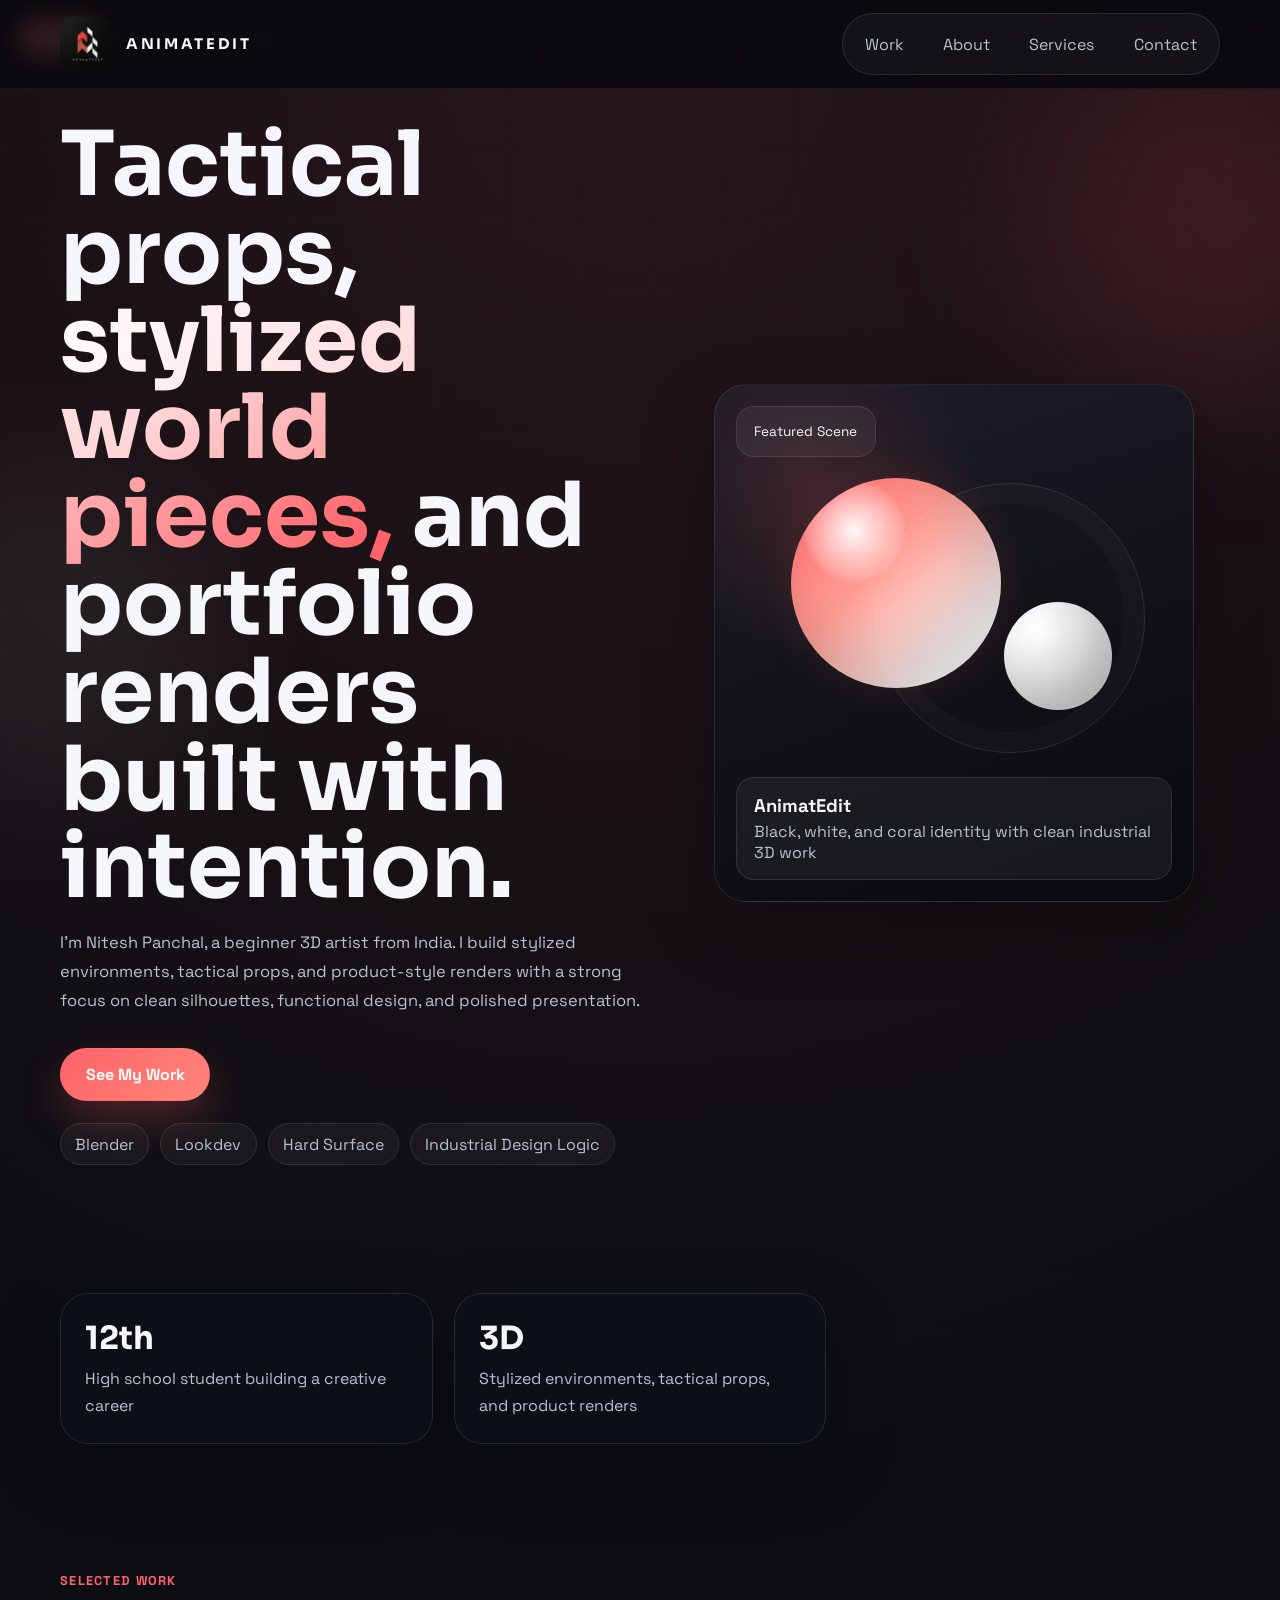
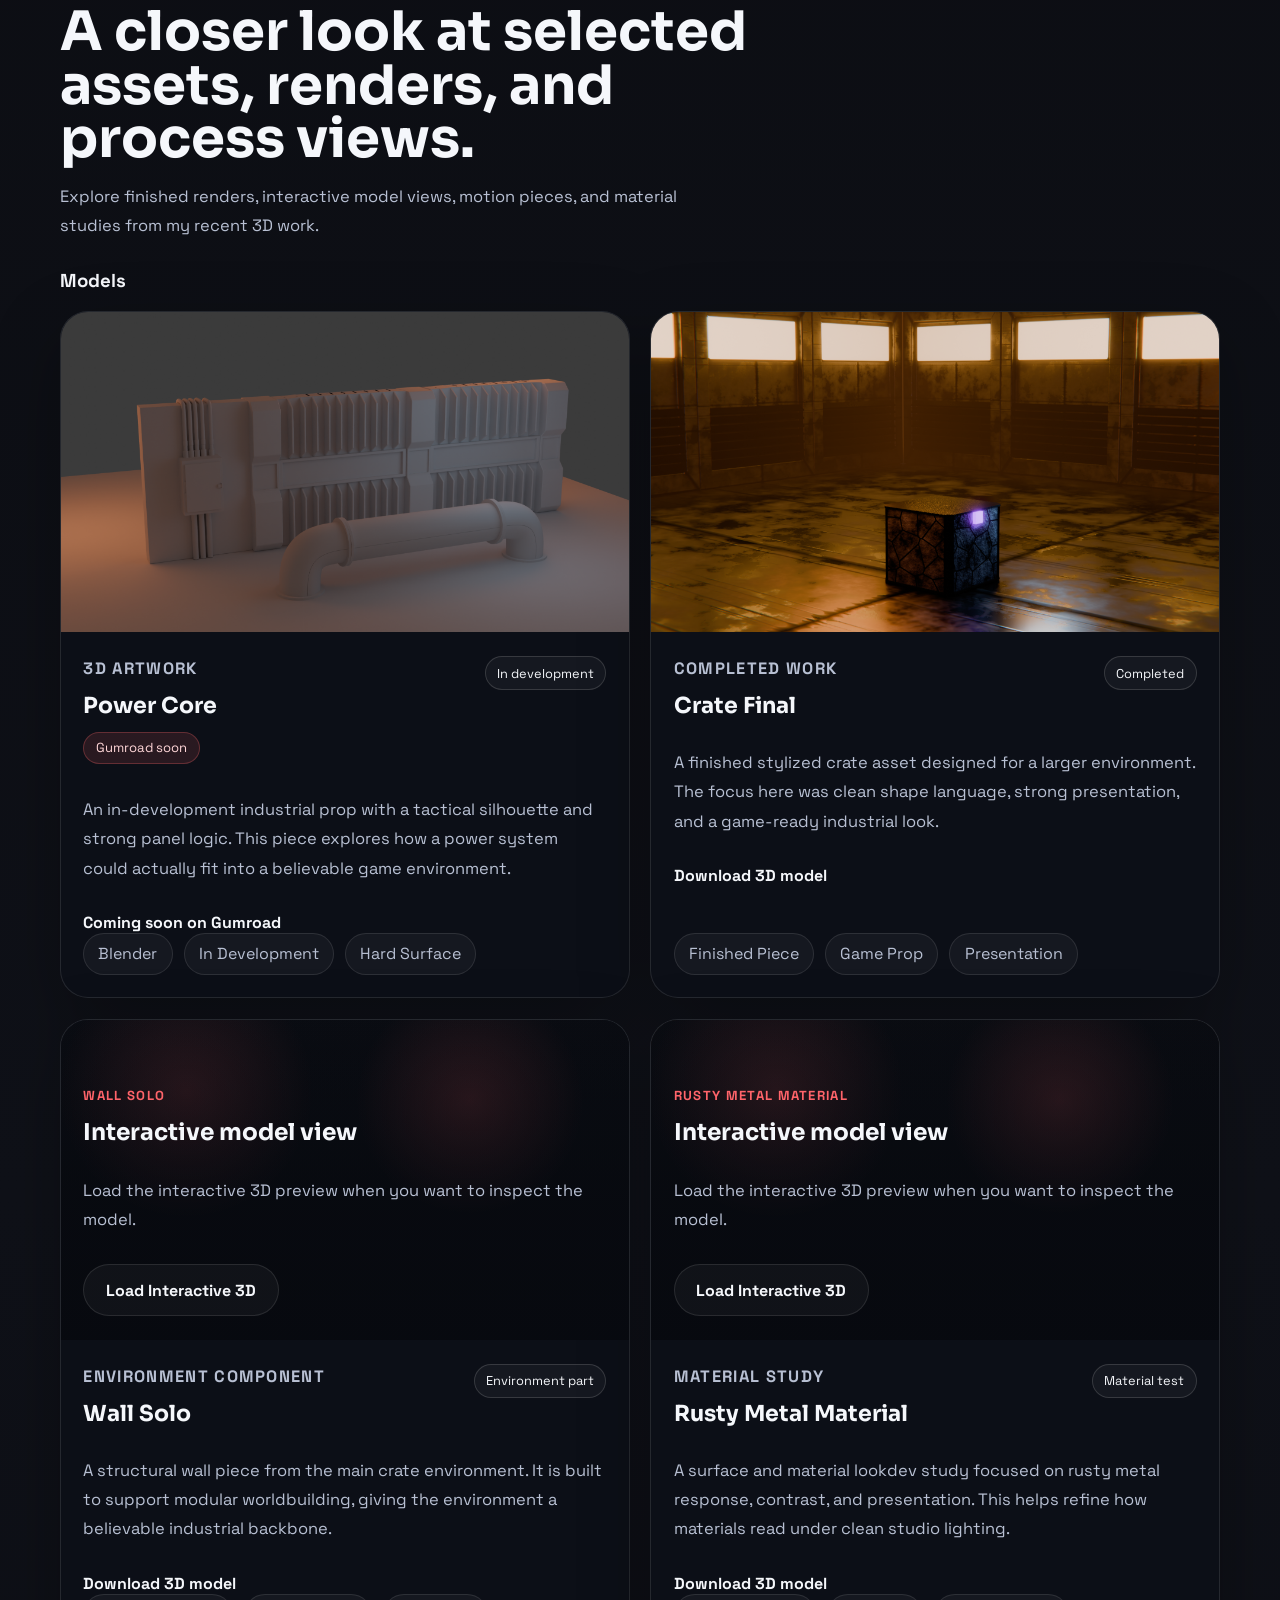
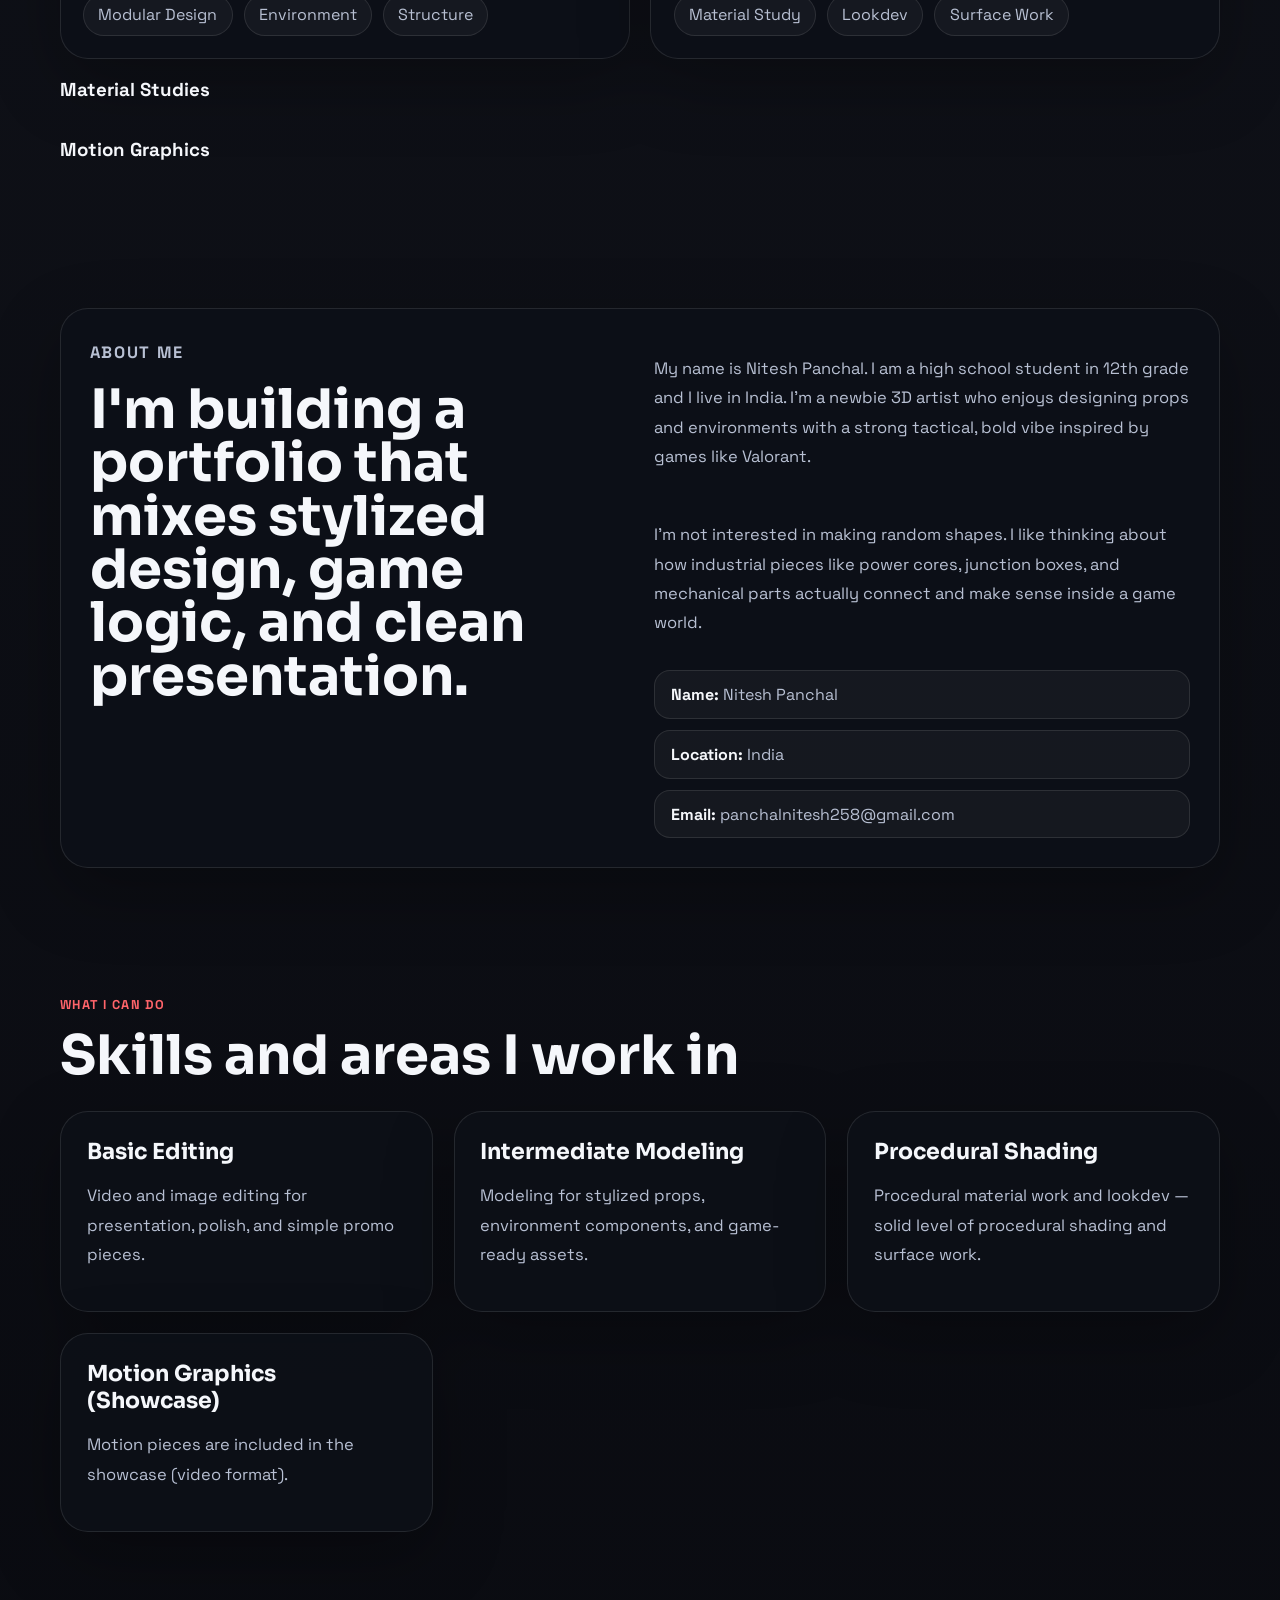
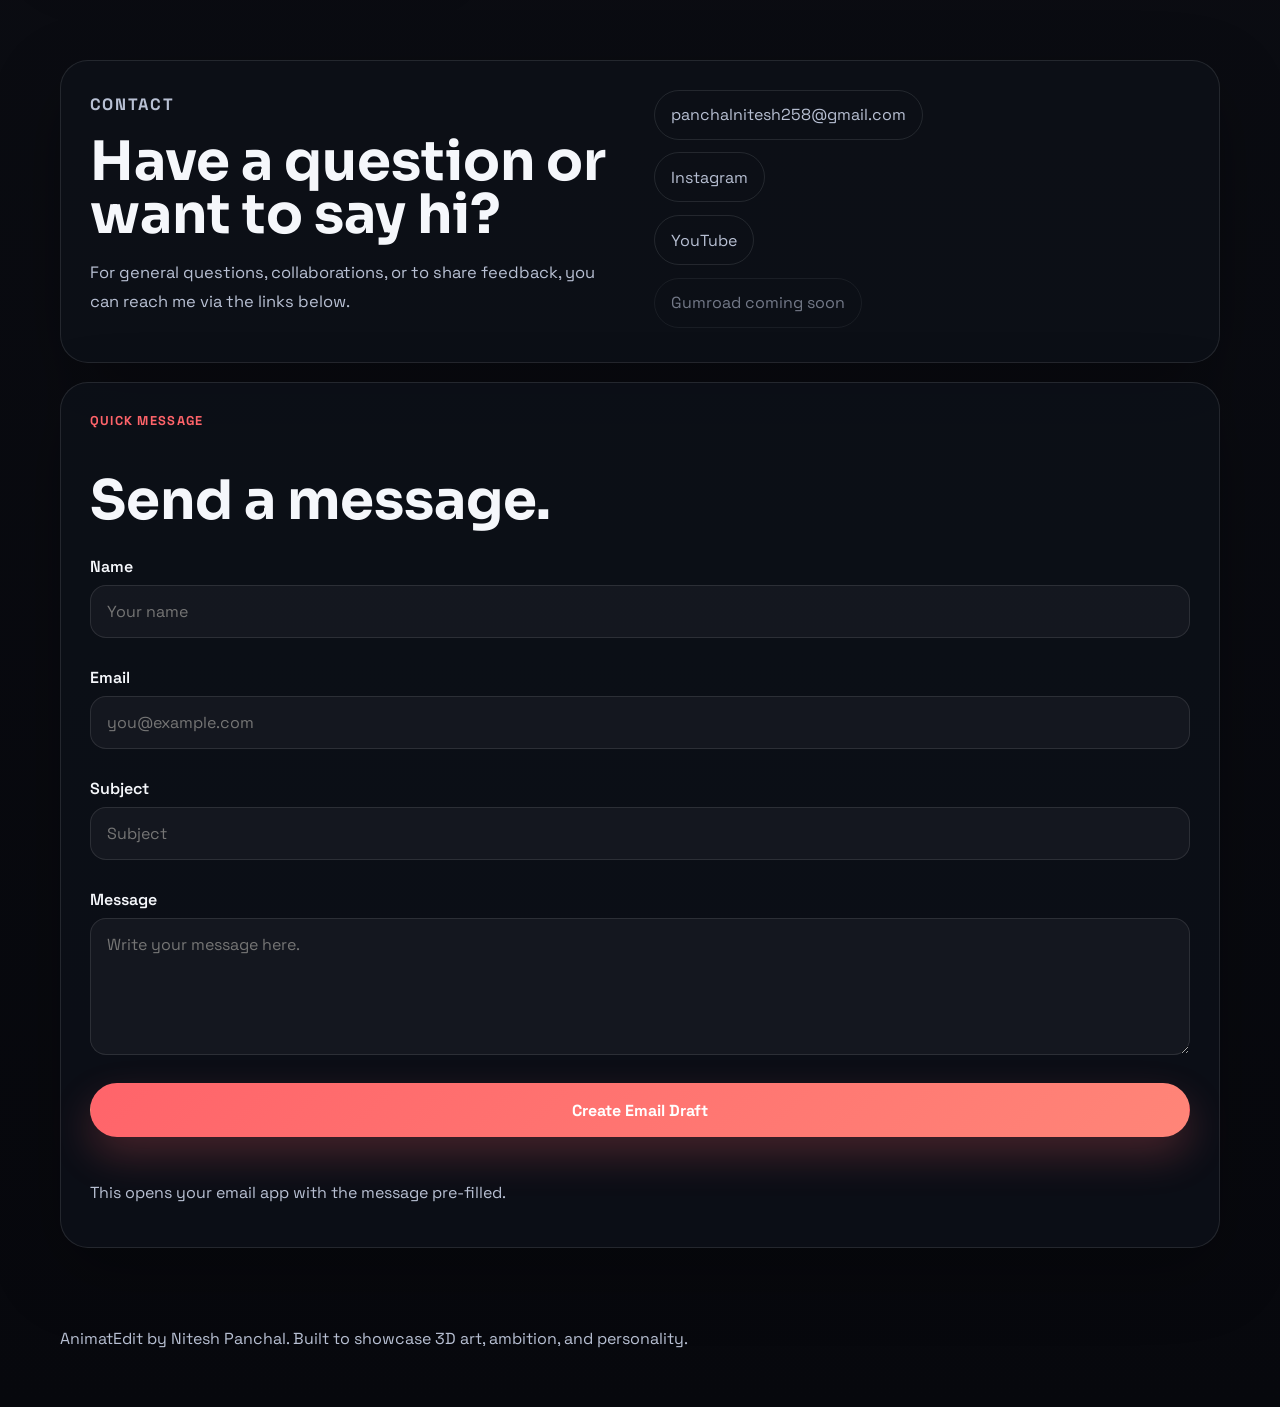
<file: index.html>
<!DOCTYPE html>
<html lang="en">
  <head>
    <meta charset="UTF-8" />
    <meta name="viewport" content="width=device-width, initial-scale=1.0" />
    <title>AnimatEdit | 3D Artist Portfolio</title>
    <meta name="theme-color" content="#0b0b10" />
    <meta name="robots" content="index,follow" />
    <meta
      name="description"
      content="AnimatEdit is the portfolio of Nitesh Panchal, a 3D artist focused on stylized environments, tactical props, industrial forms, and clean presentation."
    />
    <meta
      name="keywords"
      content="AnimatEdit, Nitesh Panchal, 3D artist portfolio, Blender artist, stylized props, environment art, product renders, Valorant inspired"
    />
    <link rel="canonical" href="https://animatedit.github.io/" />
    <meta property="og:type" content="website" />
    <meta property="og:title" content="AnimatEdit | 3D Artist Portfolio" />
    <meta
      property="og:description"
      content="Stylized 3D props, interactive model showcases, rendered portfolio work, and wireframe breakdowns by Nitesh Panchal."
    />
    <meta property="og:url" content="https://animatedit.github.io/" />
    <meta property="og:image" content="https://animatedit.github.io/assets/animatedit-logo.jpg" />
    <meta name="twitter:card" content="summary_large_image" />
    <meta name="twitter:title" content="AnimatEdit | 3D Artist Portfolio" />
    <meta
      name="twitter:description"
      content="Stylized 3D props, interactive model showcases, rendered portfolio work, and wireframe breakdowns by Nitesh Panchal."
    />
    <meta name="twitter:image" content="https://animatedit.github.io/assets/animatedit-logo.jpg" />
    <link rel="preconnect" href="https://fonts.googleapis.com" />
    <link rel="preconnect" href="https://fonts.gstatic.com" crossorigin />
    <link
      href="https://fonts.googleapis.com/css2?family=Space+Grotesk:wght@400;500;700&family=Sora:wght@400;600;700;800&display=swap"
      rel="stylesheet"
    />
    <link rel="icon" type="image/jpeg" href="assets/animatedit-logo.jpg" />
    <link rel="stylesheet" href="styles.css" />
  </head>
  <body>
    <div class="page-glow page-glow-one"></div>
    <div class="page-glow page-glow-two"></div>
    <div class="cursor-dot" aria-hidden="true"></div>
    <div class="cursor-ring" aria-hidden="true"></div>

    <header class="site-header">
      <div class="header-shell">
        <a href="#top" class="brand">
          <img class="brand-logo" src="assets/animatedit-logo.jpg" alt="AnimatEdit logo" />
          <span class="brand-text">AnimatEdit</span>
        </a>

        <button class="menu-toggle" type="button" aria-expanded="false" aria-controls="main-nav">
          <span></span>
          <span></span>
          <span></span>
          <span class="sr-only">Toggle navigation</span>
        </button>

        <nav class="main-nav" id="main-nav">
          <a href="#work">Work</a>
          <a href="#about">About</a>
          <a href="#services">Services</a>
          <a href="#contact">Contact</a>
        </nav>
      </div>
    </header>

    <main id="top">
      <section class="hero section">
        <div class="hero-copy reveal">
          <h1>
            Tactical props,
            <span>stylized world pieces,</span>
            and portfolio renders built with intention.
          </h1>
          <p class="hero-text">
            I'm Nitesh Panchal, a beginner 3D artist from India. I build stylized
            environments, tactical props, and product-style renders with a strong focus on
            clean silhouettes, functional design, and polished presentation.
          </p>
          <div class="hero-actions">
            <a class="button button-primary" href="#work">See My Work</a>
          </div>
          <ul class="hero-meta">
            <li>Blender</li>
            <li>Lookdev</li>
            <li>Hard Surface</li>
            <li>Industrial Design Logic</li>
          </ul>
        </div>

        <div class="hero-visual reveal">
          <div class="hero-card tilt-card">
            <div class="card-badge">Featured Scene</div>
            <div class="floating-sphere sphere-large"></div>
            <div class="floating-sphere sphere-small"></div>
            <div class="wireframe-ring"></div>
            <div class="hero-panel">
              <p>AnimatEdit</p>
              <span>Black, white, and coral identity with clean industrial 3D work</span>
            </div>
          </div>
        </div>
      </section>

      <section class="stats section reveal">
        <div class="stat-card">
          <strong>12th</strong>
          <span>High school student building a creative career</span>
        </div>
        <div class="stat-card">
          <strong>3D</strong>
          <span>Stylized environments, tactical props, and product renders</span>
        </div>
      </section>

      <section class="section work-section" id="work">
        <div class="section-heading reveal">
          <p class="eyebrow">Selected Work</p>
          <h2>A closer look at selected assets, renders, and process views.</h2>
          <p class="hero-text section-text">
            Explore finished renders, interactive model views, motion pieces, and material studies from my recent 3D work.
          </p>
        </div>

        <div class="work-subsection">
          <h3 class="subheading">Models</h3>
          <div class="project-grid" id="model-grid"></div>
        </div>

        <div class="work-subsection">
          <h3 class="subheading">Material Studies</h3>
          <div class="project-grid" id="materials-grid"></div>
        </div>

        <div class="work-subsection">
          <h3 class="subheading">Motion Graphics</h3>
          <div class="project-grid" id="motion-grid"></div>
        </div>

      </section>

      <section class="section about-section" id="about">
        <div class="about-panel reveal">
          <div>
            <p class="eyebrow">About Me</p>
            <h2>I'm building a portfolio that mixes stylized design, game logic, and clean presentation.</h2>
          </div>
          <div class="about-stack">
            <p>
              My name is Nitesh Panchal. I am a high school student in 12th grade and I live in
              India. I'm a newbie 3D artist who enjoys designing props and environments with a
              strong tactical, bold vibe inspired by games like Valorant.
            </p>
            <p>
              I'm not interested in making random shapes. I like thinking about how industrial
              pieces like power cores, junction boxes, and mechanical parts actually connect and
              make sense inside a game world.
            </p>
            <ul class="about-details">
              <li><strong>Name:</strong> Nitesh Panchal</li>
              <li><strong>Location:</strong> India</li>
              <li><strong>Email:</strong> panchalnitesh258@gmail.com</li>
            </ul>
          </div>
        </div>
      </section>

      <section class="section services-section" id="services">
        <div class="section-heading reveal">
          <p class="eyebrow">What I Can Do</p>
          <h2>Skills and areas I work in</h2>
        </div>

        <div class="services-grid">
          <article class="service-card reveal">
            <h3>Basic Editing</h3>
            <p>Video and image editing for presentation, polish, and simple promo pieces.</p>
          </article>
          <article class="service-card reveal">
            <h3>Intermediate Modeling</h3>
            <p>Modeling for stylized props, environment components, and game-ready assets.</p>
          </article>
          <article class="service-card reveal">
            <h3>Procedural Shading</h3>
            <p>Procedural material work and lookdev — solid level of procedural shading and surface work.</p>
          </article>
          <article class="service-card reveal">
            <h3>Motion Graphics (Showcase)</h3>
            <p>Motion pieces are included in the showcase (video format).</p>
          </article>
        </div>
      </section>

      <section class="section contact-section" id="contact">
        <div class="contact-card reveal">
          <div>
            <p class="eyebrow">Contact</p>
            <h2>Have a question or want to say hi?</h2>
            <p>
              For general questions, collaborations, or to share feedback, you can reach me via the links below.
            </p>
          </div>
          <div class="contact-links">
            <a href="mailto:panchalnitesh258@gmail.com">panchalnitesh258@gmail.com</a>
            <a href="https://www.instagram.com/animatedit001/" target="_blank" rel="noreferrer">Instagram</a>
            <a href="https://www.youtube.com/@Animatedit001" target="_blank" rel="noreferrer">YouTube</a>
            <a href="#" aria-disabled="true">Gumroad coming soon</a>
          </div>
        </div>
        <form class="contact-form reveal" id="contact-form" novalidate>
          <p class="eyebrow">Quick Message</p>
          <h2>Send a message.</h2>
          <label>
            <span>Name</span>
            <input type="text" name="name" placeholder="Your name" required />
          </label>
          <label>
            <span>Email</span>
            <input type="email" name="email" placeholder="you@example.com" required />
          </label>
          <label>
            <span>Subject</span>
            <input type="text" name="subject" placeholder="Subject" required />
          </label>
          <label>
            <span>Message</span>
            <textarea name="message" rows="5" placeholder="Write your message here." required></textarea>
          </label>
          <div class="form-alert" id="form-alert" aria-live="polite" hidden></div>
          <button class="button button-primary" type="submit">Create Email Draft</button>
          <p class="form-note">This opens your email app with the message pre-filled.</p>
        </form>
      </section>
    </main>

    <footer class="site-footer">
      <p>AnimatEdit by Nitesh Panchal. Built to showcase 3D art, ambition, and personality.</p>
    </footer>

    <script src="models.js"></script>
    <script src="materials.js"></script>
    <script src="motions.js"></script>
    <script src="script.js"></script>
  </body>
</html>
</file>
<file: styles.css>
:root {
  --bg: #07080d;
  --bg-alt: #10131c;
  --panel: rgba(13, 16, 24, 0.9);
  --panel-soft: rgba(20, 24, 34, 0.78);
  --line: rgba(255, 255, 255, 0.1);
  --text: #f5f7fb;
  --muted: #b8c0d3;
  --accent: #ff646a;
  --accent-soft: rgba(255, 100, 106, 0.18);
  --shadow: 0 24px 70px rgba(0, 0, 0, 0.28);
  --radius-lg: 28px;
  --radius-md: 20px;
  --radius-sm: 14px;
  --section-width: 1160px;
  --page-gutter: clamp(1rem, 2vw, 1.4rem);
  --header-height: 88px;
}

* {
  box-sizing: border-box;
}

html {
  scroll-behavior: smooth;
  scroll-padding-top: calc(var(--header-height) + 12px);
}

body {
  margin: 0;
  min-height: 100vh;
  color: var(--text);
  font-family: "Space Grotesk", sans-serif;
  background:
    radial-gradient(circle at top, rgba(255, 100, 106, 0.12), transparent 24%),
    linear-gradient(180deg, #090a0e 0%, #0f1118 45%, #07080d 100%);
  overflow-x: hidden;
}

body::before {
  content: "";
  position: fixed;
  inset: 0;
  background-image:
    linear-gradient(rgba(255, 255, 255, 0.024) 1px, transparent 1px),
    linear-gradient(90deg, rgba(255, 255, 255, 0.024) 1px, transparent 1px);
  background-size: 72px 72px;
  mask-image: linear-gradient(180deg, rgba(0, 0, 0, 0.55), transparent 88%);
  pointer-events: none;
  z-index: -2;
}

img {
  max-width: 100%;
}

a {
  color: inherit;
  text-decoration: none;
}

button,
input,
textarea {
  font: inherit;
}

.sr-only {
  position: absolute;
  width: 1px;
  height: 1px;
  padding: 0;
  margin: -1px;
  overflow: hidden;
  clip: rect(0, 0, 0, 0);
  white-space: nowrap;
  border: 0;
}

@media (pointer: fine) {
  body,
  a,
  button,
  input,
  textarea,
  .project-card,
  .mode-button {
    cursor: none;
  }
}

.page-glow {
  position: fixed;
  border-radius: 50%;
  filter: blur(80px);
  pointer-events: none;
  z-index: -1;
}

.page-glow-one {
  width: 360px;
  height: 360px;
  top: 4%;
  right: -120px;
  background: rgba(255, 100, 106, 0.14);
}

.page-glow-two {
  width: 320px;
  height: 320px;
  left: -120px;
  bottom: 12%;
  background: rgba(255, 255, 255, 0.07);
}

.cursor-dot,
.cursor-ring {
  position: fixed;
  top: 0;
  left: 0;
  opacity: 0;
  pointer-events: none;
  z-index: 999;
  transform: translate(-100px, -100px);
}

.cursor-dot {
  width: 10px;
  height: 10px;
  margin-left: -5px;
  margin-top: -5px;
  border-radius: 50%;
  background: #ffffff;
  box-shadow: 0 0 20px rgba(255, 100, 106, 0.4);
}

.cursor-ring {
  width: 34px;
  height: 34px;
  margin-left: -17px;
  margin-top: -17px;
  border-radius: 50%;
  border: 1px solid rgba(255, 100, 106, 0.45);
  background: rgba(255, 100, 106, 0.08);
  transition:
    opacity 160ms ease,
    width 160ms ease,
    height 160ms ease,
    margin 160ms ease;
}

.cursor-dot.is-visible,
.cursor-ring.is-visible {
  opacity: 1;
}

.cursor-ring.is-active {
  width: 52px;
  height: 52px;
  margin-left: -26px;
  margin-top: -26px;
}

.section,
.site-footer {
  width: min(calc(100% - (var(--page-gutter) * 2)), var(--section-width));
  margin: 0 auto;
}

.site-header {
  position: sticky;
  top: 0;
  z-index: 40;
  width: 100%;
  background: rgba(7, 8, 13, 0.84);
  backdrop-filter: blur(12px);
  border-bottom: 1px solid rgba(255, 255, 255, 0.06);
}

.header-shell {
  width: min(calc(100% - (var(--page-gutter) * 2)), var(--section-width));
  min-height: var(--header-height);
  margin: 0 auto;
  display: flex;
  align-items: center;
  justify-content: space-between;
  gap: 1rem;
}

.brand {
  display: inline-flex;
  align-items: center;
  gap: 0.75rem;
  min-width: 0;
}

.brand-logo {
  width: 54px;
  height: 54px;
  object-fit: contain;
  border-radius: 14px;
  flex: 0 0 auto;
}

.brand-text {
  font-family: "Sora", sans-serif;
  font-size: 0.92rem;
  font-weight: 700;
  letter-spacing: 0.18em;
  text-transform: uppercase;
  white-space: nowrap;
}

.menu-toggle {
  display: none;
  align-items: center;
  justify-content: center;
  flex-direction: column;
  gap: 4px;
  width: 48px;
  height: 48px;
  border: 1px solid var(--line);
  border-radius: 14px;
  color: var(--text);
  background: rgba(255, 255, 255, 0.04);
}

.menu-toggle span:not(.sr-only) {
  width: 18px;
  height: 2px;
  border-radius: 999px;
  background: currentColor;
}

.main-nav {
  display: flex;
  align-items: center;
  gap: 0.45rem;
  padding: 0.4rem;
  border: 1px solid var(--line);
  border-radius: 999px;
  background: rgba(255, 255, 255, 0.04);
}

.main-nav a {
  padding: 0.8rem 1rem;
  border-radius: 999px;
  color: var(--muted);
  transition:
    color 160ms ease,
    background 160ms ease;
}

.main-nav a:hover,
.main-nav a:focus-visible {
  color: var(--text);
  background: rgba(255, 255, 255, 0.06);
}

.section {
  padding: 4rem 0;
}

.hero {
  display: grid;
  grid-template-columns: minmax(0, 1.05fr) minmax(320px, 0.95fr);
  gap: 2.5rem;
  align-items: center;
  min-height: calc(100vh - var(--header-height));
  padding-top: 2rem;
}

.eyebrow {
  margin: 0 0 1rem;
  color: var(--accent);
  font-size: 0.8rem;
  font-weight: 700;
  letter-spacing: 0.1em;
  text-transform: uppercase;
}

.hero h1,
.section-heading h2,
.about-panel h2,
.contact-card h2,
.contact-form h2 {
  margin: 0;
  font-family: "Sora", sans-serif;
  line-height: 0.98;
}

.hero h1 {
  max-width: 10ch;
  font-size: clamp(3.2rem, 7vw, 6.3rem);
}

.hero h1 span {
  color: transparent;
  background: linear-gradient(135deg, #ffffff, #ffd8da 45%, #ff646a 95%);
  -webkit-background-clip: text;
  background-clip: text;
}

.hero-text,
.about-panel p,
.contact-card p,
.project-copy p,
.service-card p,
.solid-hint,
.solid-note {
  color: var(--muted);
  font-size: 1.03rem;
  line-height: 1.78;
}

.hero-actions {
  display: flex;
  flex-wrap: wrap;
  gap: 0.9rem;
  margin: 2rem 0 1.4rem;
}

.button {
  display: inline-flex;
  align-items: center;
  justify-content: center;
  min-width: 150px;
  min-height: 52px;
  padding: 0.95rem 1.35rem;
  border: 1px solid transparent;
  border-radius: 999px;
  font-weight: 700;
  transition:
    transform 160ms ease,
    border-color 160ms ease,
    background 160ms ease;
}

.button:hover {
  transform: translateY(-1px);
}

.button-primary {
  background: linear-gradient(135deg, #ff646a, #ff8578);
  color: #ffffff;
  box-shadow: 0 18px 40px rgba(255, 100, 106, 0.24);
}

.button-secondary {
  border-color: var(--line);
  background: rgba(255, 255, 255, 0.04);
  color: var(--text);
}

.hero-meta,
.project-copy ul,
.about-details {
  padding: 0;
  margin: 0;
  list-style: none;
}

.hero-meta,
.project-copy ul {
  display: flex;
  flex-wrap: wrap;
  gap: 0.7rem;
}

.hero-meta li,
.project-copy ul li {
  padding: 0.58rem 0.88rem;
  border: 1px solid var(--line);
  border-radius: 999px;
  background: rgba(255, 255, 255, 0.04);
  color: var(--muted);
}

.hero-visual {
  display: flex;
  justify-content: center;
}

.hero-card {
  position: relative;
  width: min(100%, 480px);
  aspect-ratio: 1 / 1.08;
  overflow: hidden;
  border: 1px solid rgba(255, 255, 255, 0.1);
  border-radius: 32px;
  background:
    radial-gradient(circle at 20% 20%, rgba(255, 100, 106, 0.16), transparent 30%),
    linear-gradient(160deg, rgba(27, 29, 38, 0.95), rgba(9, 10, 14, 0.98));
  box-shadow: var(--shadow);
}

.card-badge,
.hero-panel {
  position: absolute;
  left: 1.3rem;
  right: 1.3rem;
  padding: 1rem 1.1rem;
  border: 1px solid rgba(255, 255, 255, 0.1);
  border-radius: 18px;
  background: rgba(255, 255, 255, 0.05);
}

.card-badge {
  top: 1.3rem;
  right: auto;
  width: auto;
  color: var(--text);
  font-size: 0.85rem;
}

.hero-panel {
  bottom: 1.3rem;
}

.hero-panel p {
  margin: 0 0 0.3rem;
  font-weight: 700;
  font-size: 1.15rem;
}

.hero-panel span {
  color: var(--muted);
}

.floating-sphere,
.wireframe-ring {
  position: absolute;
  border-radius: 50%;
}

.sphere-large {
  width: 210px;
  height: 210px;
  top: 18%;
  left: 16%;
  background:
    radial-gradient(circle at 30% 25%, rgba(255, 255, 255, 0.94), rgba(255, 255, 255, 0.15) 22%, transparent 24%),
    linear-gradient(135deg, #ff646a, #ff9d93 42%, #ffffff 82%);
  box-shadow:
    inset -30px -35px 60px rgba(0, 0, 0, 0.16),
    0 0 44px rgba(255, 100, 106, 0.12);
}

.sphere-small {
  width: 108px;
  height: 108px;
  top: 42%;
  right: 17%;
  background:
    radial-gradient(circle at 30% 25%, rgba(255, 255, 255, 0.88), rgba(255, 255, 255, 0.14) 22%, transparent 24%),
    linear-gradient(135deg, #ffffff, #cfd1d4);
  box-shadow: inset -18px -22px 36px rgba(0, 0, 0, 0.18);
}

.wireframe-ring {
  width: 270px;
  height: 270px;
  top: 19%;
  right: 10%;
  border: 1px solid rgba(255, 255, 255, 0.12);
  box-shadow: inset 0 0 0 20px rgba(255, 255, 255, 0.02);
}

.stats,
.project-grid,
.services-grid {
  display: grid;
  gap: 1.3rem;
}

.stats {
  grid-template-columns: repeat(3, minmax(0, 1fr));
}

.stat-card,
.project-card,
.service-card,
.about-panel,
.contact-card,
.contact-form {
  border: 1px solid var(--line);
  border-radius: var(--radius-lg);
  background: var(--panel);
  box-shadow: var(--shadow);
}

.stat-card {
  padding: 1.5rem;
}

.stat-card strong {
  display: block;
  margin-bottom: 0.45rem;
  font-family: "Sora", sans-serif;
  font-size: 2rem;
}

.stat-card span {
  color: var(--muted);
  line-height: 1.7;
}

.section-heading {
  max-width: 760px;
  margin-bottom: 1.8rem;
}

.section-heading h2,
.about-panel h2,
.contact-card h2,
.contact-form h2 {
  font-size: clamp(2rem, 4.4vw, 3.4rem);
}

.section-text {
  max-width: 680px;
}

.project-grid {
  grid-template-columns: repeat(2, minmax(0, 1fr));
}

.project-card {
  overflow: hidden;
  display: flex;
  flex-direction: column;
  justify-content: space-between;
  min-height: 100%;
}

.project-viewer-shell,
.project-stage {
  position: relative;
  min-height: 320px;
}

.project-viewer-shell {
  overflow: hidden;
  background: var(--bg-alt);
}

.project-art-one {
  background:
    radial-gradient(circle at 28% 32%, rgba(255, 100, 106, 0.18), transparent 22%),
    linear-gradient(180deg, #191922, #0a0b10);
}

.project-art-two {
  background:
    radial-gradient(circle at 70% 20%, rgba(255, 214, 214, 0.2), transparent 20%),
    linear-gradient(150deg, #1a1518, #101118 55%, #08090d);
}

.project-art-three {
  background:
    radial-gradient(circle at 24% 24%, rgba(255, 100, 106, 0.14), transparent 18%),
    linear-gradient(160deg, #181921, #0a0b10 62%);
}

.project-art-four {
  background:
    radial-gradient(circle at 24% 24%, rgba(255, 150, 120, 0.15), transparent 18%),
    linear-gradient(160deg, #201814, #0d0c0d 62%);
}

.project-modes {
  position: absolute;
  top: 1rem;
  left: 1rem;
  right: 1rem;
  z-index: 3;
  display: flex;
  flex-wrap: wrap;
  gap: 0.55rem;
}

.mode-button {
  min-height: 42px;
  padding: 0.58rem 0.9rem;
  border: 1px solid rgba(255, 255, 255, 0.12);
  border-radius: 999px;
  color: var(--text);
  background: rgba(10, 12, 18, 0.76);
}

.mode-button.is-active {
  background: linear-gradient(135deg, rgba(255, 100, 106, 0.94), rgba(255, 130, 118, 0.94));
  border-color: transparent;
}

.render-panel,
.viewer-panel {
  position: absolute;
  inset: 0;
  opacity: 0;
  pointer-events: none;
}

.render-panel.is-active,
.viewer-panel.is-active {
  opacity: 1;
  pointer-events: auto;
}

.render-image,
.wireframe-image,
.viewer-canvas {
  width: 100%;
  height: 320px;
}

.render-image,
.wireframe-image {
  display: block;
  object-fit: cover;
}

.render-empty {
  position: absolute;
  inset: 0;
  display: none;
  place-items: center;
  padding: 2rem;
  text-align: center;
  color: var(--muted);
  background:
    radial-gradient(circle at 30% 30%, rgba(255, 100, 106, 0.15), transparent 24%),
    linear-gradient(180deg, rgba(12, 14, 22, 0.92), rgba(8, 9, 14, 0.98));
}

.render-empty.is-active {
  display: grid;
}

.viewer-panel {
  background:
    radial-gradient(circle at 22% 22%, rgba(255, 100, 106, 0.16), transparent 25%),
    linear-gradient(180deg, rgba(10, 12, 18, 0.96), rgba(7, 8, 13, 0.99));
}

.solid-placeholder {
  position: absolute;
  inset: 0;
  z-index: 1;
  display: flex;
  flex-direction: column;
  justify-content: flex-start;
  align-items: flex-start;
  gap: 0.8rem;
  padding: 4.2rem 1.4rem 1.4rem;
  background:
    linear-gradient(180deg, rgba(7, 10, 16, 0.2), rgba(7, 10, 16, 0.72)),
    radial-gradient(circle at 72% 25%, rgba(255, 100, 106, 0.18), transparent 24%);
}

.solid-placeholder button {
  z-index: 2;
}

.solid-kicker {
  margin: 0;
  color: var(--accent);
  font-size: 0.82rem;
  font-weight: 700;
  letter-spacing: 0.1em;
  text-transform: uppercase;
}

.solid-placeholder h4 {
  margin: 0;
  font-family: "Sora", sans-serif;
  font-size: 1.45rem;
}

.solid-note {
  font-size: 0.93rem;
}

.viewer-canvas {
  position: relative;
  z-index: 2;
}

.viewer-canvas[hidden] {
  display: none;
}

.viewer-canvas canvas {
  display: block;
  width: 100%;
  height: 100%;
}

.viewer-panel.is-loaded .solid-placeholder {
  display: none;
}

.viewer-panel.is-error .solid-hint {
  color: #ffd2d5;
}

.project-copy {
  padding: 1.4rem;
  display: flex;
  flex-direction: column;
  flex: 1;
  min-height: 0;
}

.project-copy ul {
  margin-top: auto;
  display: flex;
  flex-wrap: wrap;
  gap: 0.7rem;
}

.project-topline {
  display: flex;
  align-items: center;
  justify-content: space-between;
  gap: 0.9rem;
}

.project-type {
  margin: 0 0 0.5rem;
  color: var(--accent);
  font-size: 0.84rem;
  font-weight: 700;
  letter-spacing: 0.08em;
  text-transform: uppercase;
}

.project-glb {
  padding: 0.45rem 0.7rem;
  border: 1px solid rgba(255, 255, 255, 0.14);
  border-radius: 999px;
  background: rgba(255, 255, 255, 0.04);
  font-size: 0.8rem;
  white-space: nowrap;
}

.project-copy h3,
.service-card h3 {
  margin: 0 0 0.8rem;
  font-family: "Sora", sans-serif;
  font-size: 1.38rem;
}

.project-commerce {
  display: inline-flex;
  align-self: flex-start;
  margin-bottom: 0.9rem;
  padding: 0.42rem 0.75rem;
  border: 1px solid rgba(255, 100, 106, 0.28);
  border-radius: 999px;
  color: #ffd6d8;
  background: rgba(255, 100, 106, 0.12);
  font-size: 0.82rem;
  max-width: max-content;
  width: auto;
  white-space: nowrap;
}

.project-link {
  display: inline-flex;
  align-self: flex-start;
  margin-top: 0.8rem;
  font-weight: 700;
  max-width: max-content;
}

.about-panel,
.contact-card,
.contact-form {
  display: grid;
  grid-template-columns: 1fr 1fr;
  gap: 1.8rem;
  padding: 1.8rem;
}

.contact-form {
  grid-template-columns: 1fr;
  margin-top: 1.2rem;
}

.about-stack {
  display: grid;
  gap: 1rem;
}

.about-details {
  display: grid;
  gap: 0.7rem;
}

.about-details li {
  padding: 0.8rem 0.95rem;
  border: 1px solid var(--line);
  border-radius: 16px;
  color: var(--muted);
  background: rgba(255, 255, 255, 0.04);
}

.about-details strong {
  color: var(--text);
}

.services-grid {
  grid-template-columns: repeat(3, minmax(0, 1fr));
}

.service-card {
  padding: 1.6rem;
}

.contact-links {
  display: grid;
  align-content: start;
  gap: 0.8rem;
}

.contact-links a {
  display: inline-flex;
  width: fit-content;
  padding: 0.84rem 1rem;
  border: 1px solid var(--line);
  border-radius: 999px;
  color: var(--muted);
}

.contact-links a[aria-disabled="true"] {
  opacity: 0.6;
  pointer-events: none;
}

.contact-form label {
  display: grid;
  gap: 0.5rem;
}

.contact-form span {
  font-weight: 600;
}

.contact-form input,
.contact-form textarea {
  width: 100%;
  padding: 0.94rem 1rem;
  border: 1px solid var(--line);
  border-radius: 16px;
  background: rgba(255, 255, 255, 0.04);
  color: var(--text);
}

.contact-form input:focus,
.contact-form textarea:focus {
  outline: 2px solid rgba(255, 100, 106, 0.3);
  border-color: rgba(255, 100, 106, 0.42);
}

.contact-form label.is-invalid input,
.contact-form label.is-invalid textarea {
  border-color: rgba(255, 100, 106, 0.75);
  box-shadow: 0 0 0 4px rgba(255, 100, 106, 0.1);
}

.field-error,
.form-alert {
  margin: 0;
  color: #ffd7d9;
  font-size: 0.92rem;
  line-height: 1.55;
}

.field-error {
  margin-top: 0.2rem;
}

.form-alert {
  padding: 0.9rem 1rem;
  border: 1px solid rgba(255, 100, 106, 0.3);
  border-radius: 16px;
  background: rgba(255, 100, 106, 0.1);
}

.form-note,
.site-footer {
  color: var(--muted);
}

.site-footer {
  padding: 0 0 2.6rem;
}

.reveal {
  opacity: 1;
  transform: none;
}

@media (max-width: 980px) {
  .hero,
  .stats,
  .project-grid,
  .services-grid,
  .about-panel,
  .contact-card {
    grid-template-columns: 1fr;
  }

  .hero {
    min-height: auto;
  }

  .hero h1 {
    max-width: 11ch;
  }
}

@media (max-width: 760px) {
  :root {
    --header-height: 78px;
  }

  body::before,
  .page-glow,
  .cursor-dot,
  .cursor-ring {
    display: none;
  }

  .site-header {
    backdrop-filter: none;
    background: rgba(7, 8, 13, 0.96);
  }

  .header-shell {
    min-height: var(--header-height);
  }

  .brand-logo {
    width: 46px;
    height: 46px;
  }

  .brand-text {
    font-size: 0.8rem;
    letter-spacing: 0.18em;
  }

  .menu-toggle {
    display: inline-flex;
    flex: 0 0 auto;
  }

  .main-nav {
    position: absolute;
    top: calc(100% - 1px);
    left: var(--page-gutter);
    right: var(--page-gutter);
    display: none;
    flex-direction: column;
    align-items: stretch;
    gap: 0.3rem;
    padding: 0.45rem;
    border-radius: 20px;
    background: rgba(10, 12, 18, 0.98);
    box-shadow: var(--shadow);
  }

  .site-header.is-open .main-nav {
    display: flex;
  }

  .main-nav a {
    width: 100%;
    padding: 0.95rem 1rem;
    text-align: left;
  }

  .section {
    padding: 2.8rem 0;
  }

  .hero {
    gap: 1.6rem;
    padding-top: 1.2rem;
  }

  .hero h1 {
    max-width: none;
    font-size: clamp(2.6rem, 12vw, 4.15rem);
  }

  .hero-text,
  .about-panel p,
  .contact-card p,
  .project-copy p,
  .service-card p,
  .solid-hint,
  .solid-note {
    font-size: 1rem;
    line-height: 1.72;
  }

  .hero-actions {
    flex-direction: column;
  }

  .button {
    width: 100%;
  }

  .hero-card {
    width: 100%;
    max-width: 420px;
    aspect-ratio: 1 / 1;
  }

  .sphere-large {
    width: 180px;
    height: 180px;
    left: 14%;
  }

  .sphere-small {
    width: 92px;
    height: 92px;
  }

  .wireframe-ring {
    width: 220px;
    height: 220px;
  }

  .project-viewer-shell,
  .project-stage,
  .render-image,
  .wireframe-image,
  .viewer-canvas {
    min-height: 270px;
    height: 270px;
  }

  .project-topline {
    align-items: flex-start;
    flex-direction: column;
  }

  .about-panel,
  .contact-card,
  .contact-form,
  .service-card,
  .stat-card,
  .project-copy {
    padding: 1.3rem;
  }

  .contact-links a {
    width: 100%;
    justify-content: center;
  }
}

@media (max-width: 520px) {
  .section,
  .site-footer {
    width: min(calc(100% - 1rem), var(--section-width));
  }

  .brand-text {
    max-width: 13ch;
    overflow: hidden;
    text-overflow: ellipsis;
  }

  .project-modes {
    top: 0.8rem;
    left: 0.8rem;
    right: 0.8rem;
    gap: 0.45rem;
  }

  .mode-button {
    min-height: 40px;
    padding: 0.54rem 0.8rem;
    font-size: 0.88rem;
  }

  .hero-meta li,
  .project-copy ul li {
    font-size: 0.88rem;
  }

  .solid-placeholder {
    padding: 1.15rem;
  }
}

@media (pointer: coarse), (prefers-reduced-motion: reduce) {
  html {
    scroll-behavior: smooth;
  }

  body::before,
  .page-glow {
    display: none;
  }

  .site-header,
  .stat-card,
  .project-card,
  .service-card,
  .about-panel,
  .contact-card,
  .contact-form,
  .card-badge,
  .hero-panel {
    backdrop-filter: none;
  }

  .button,
  .main-nav a,
  .mode-button,
  .cursor-ring {
    transition: none;
  }
}
</file>
